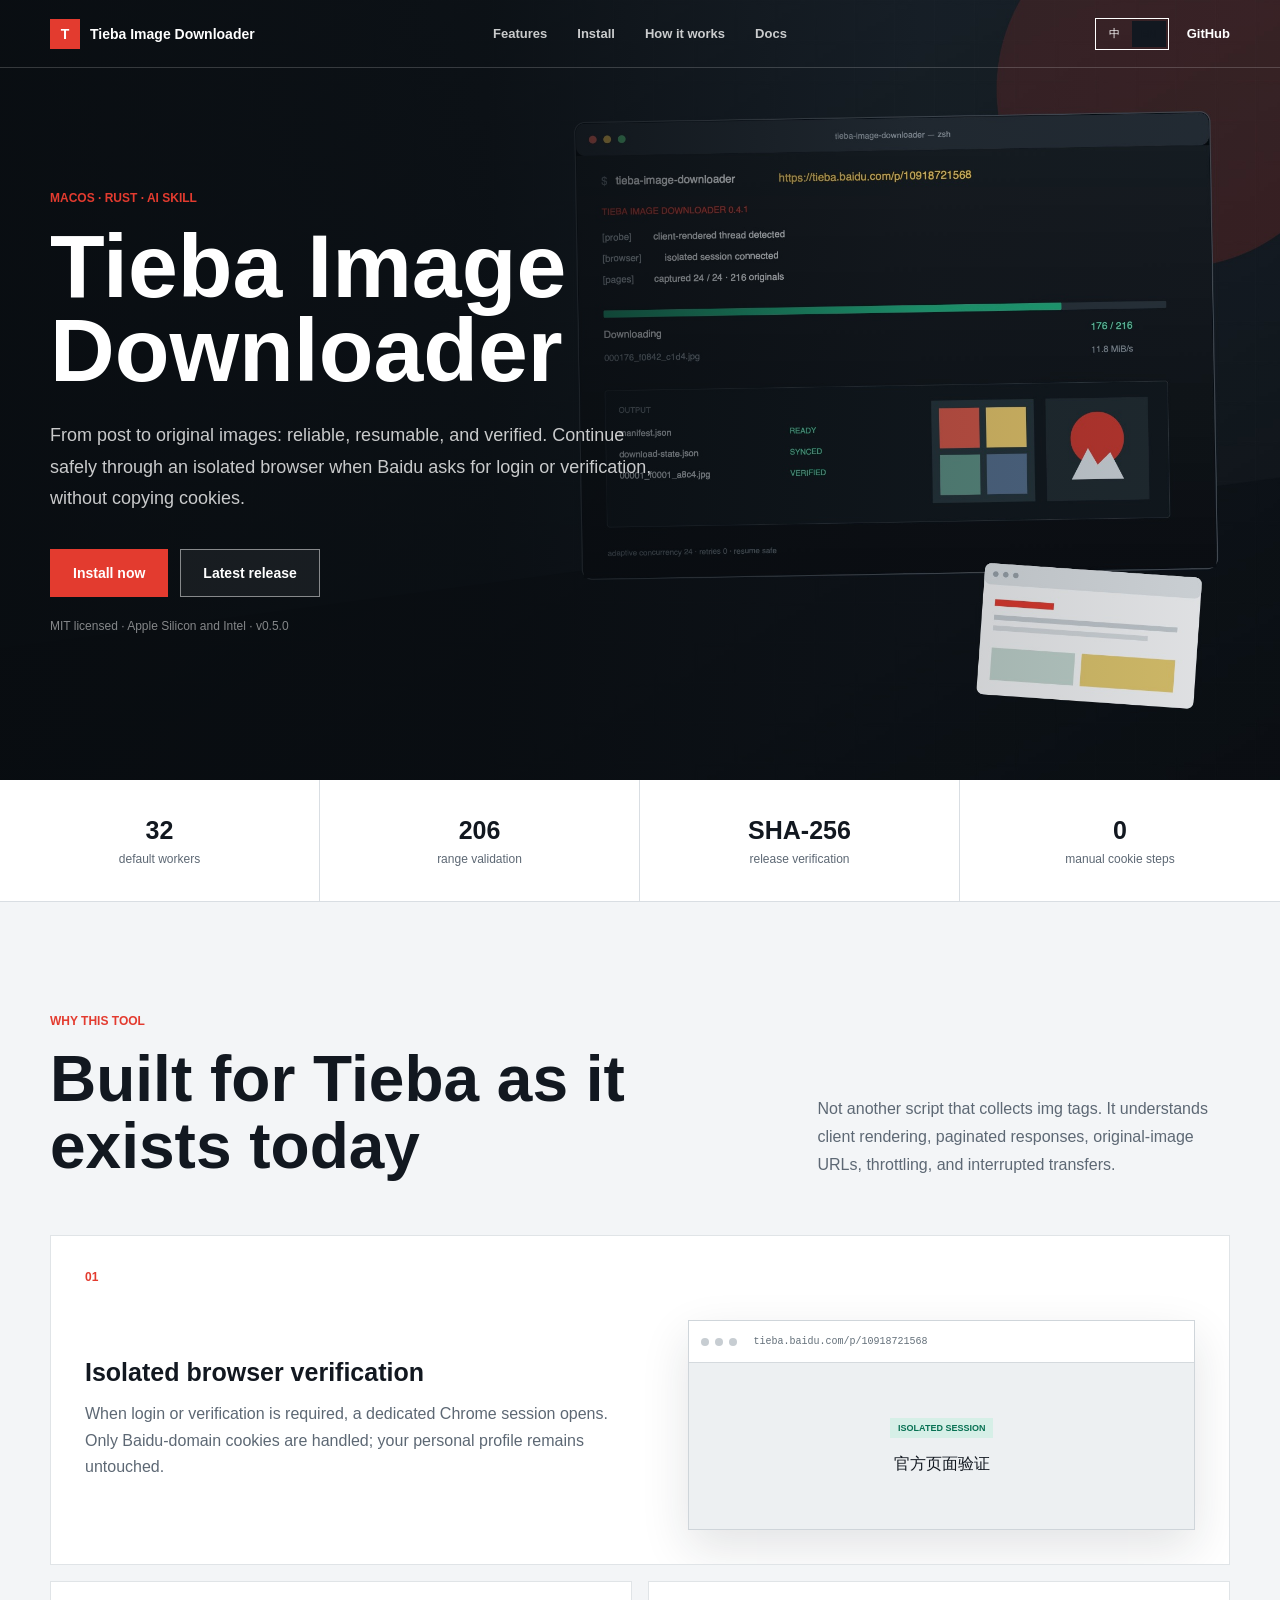
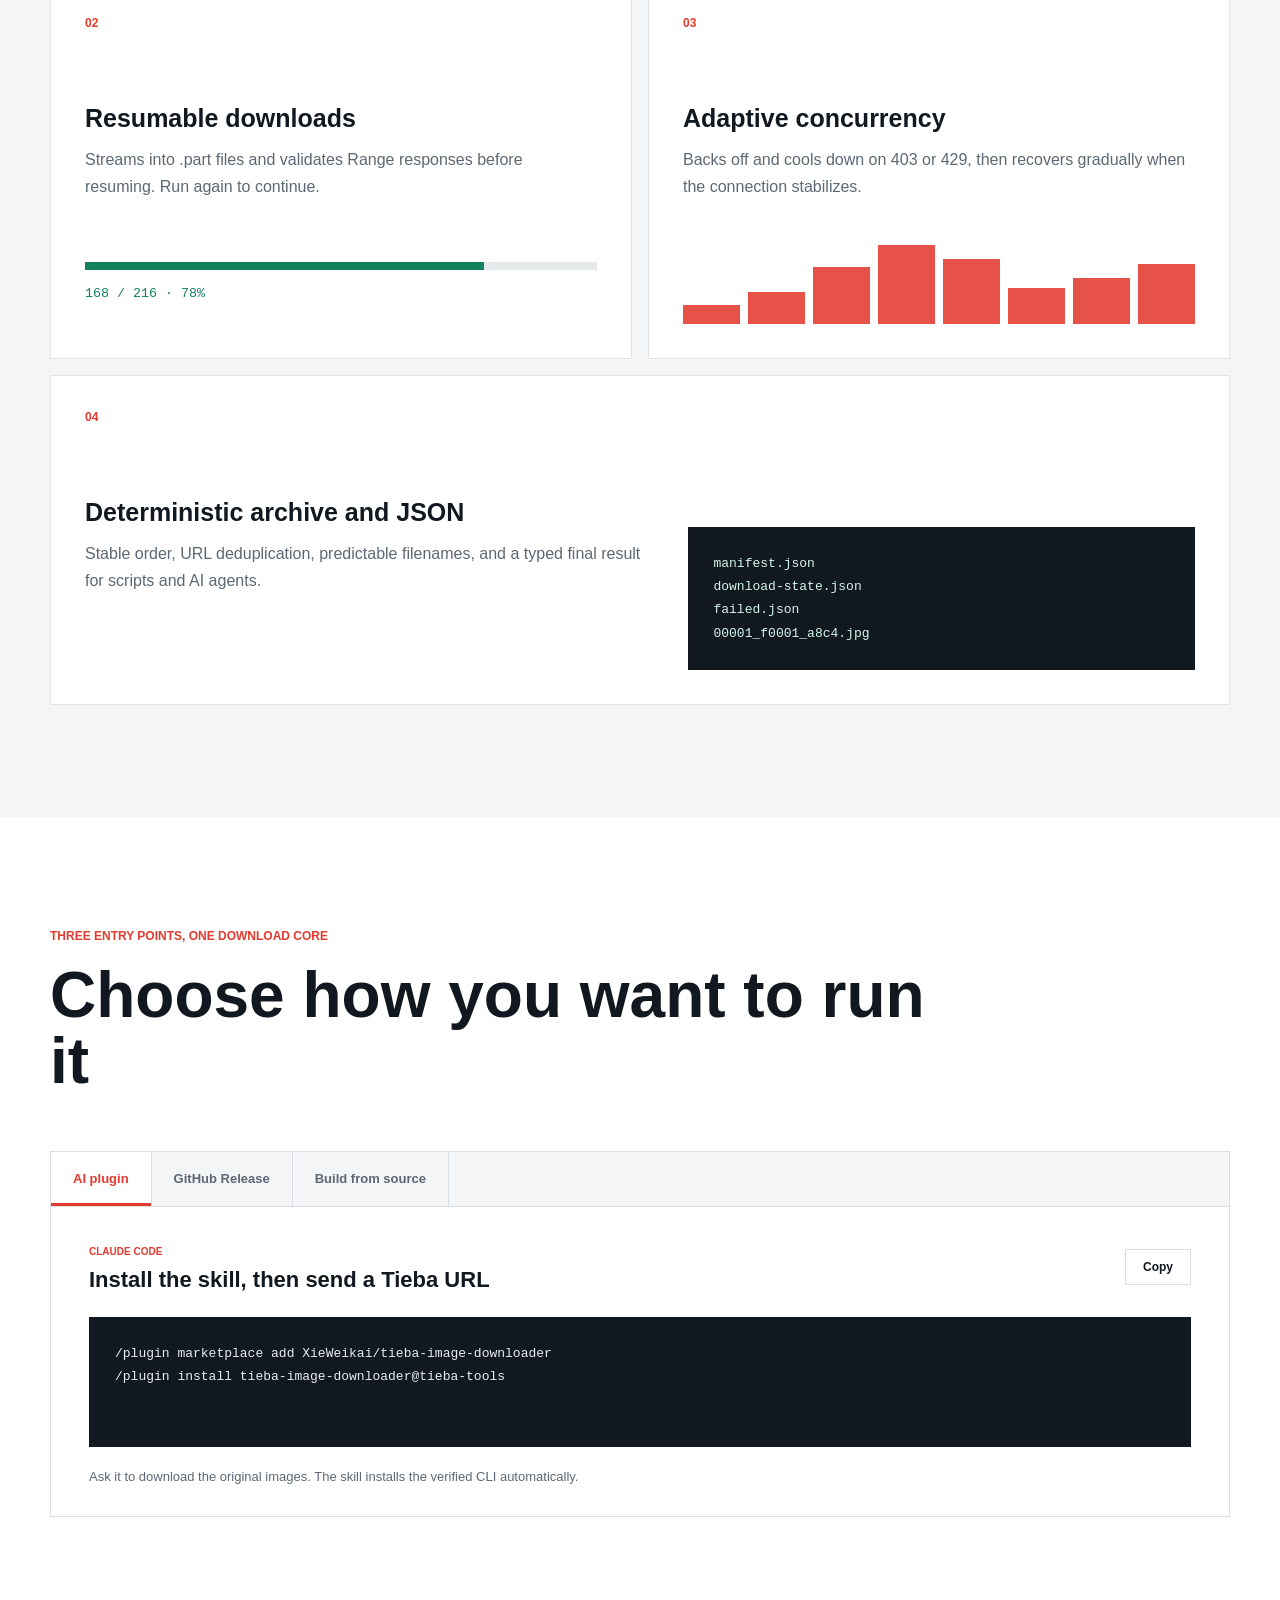
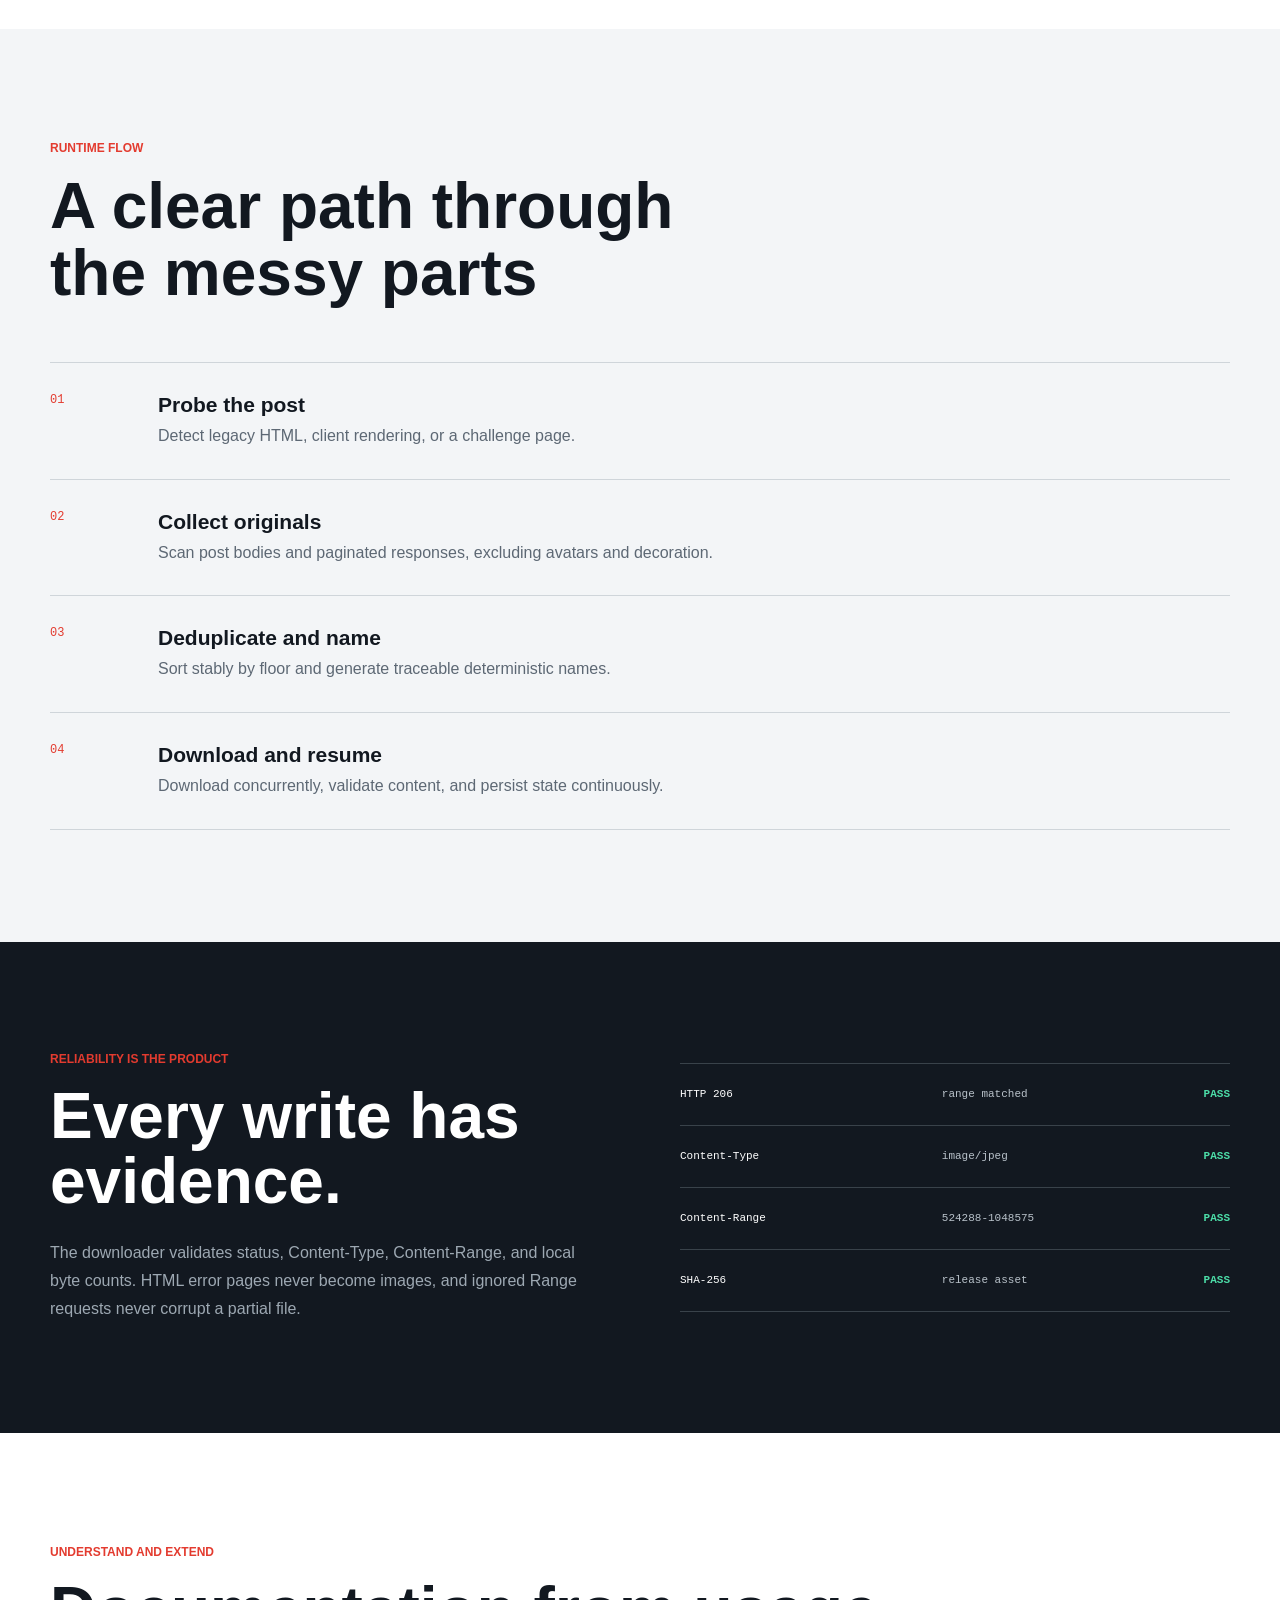
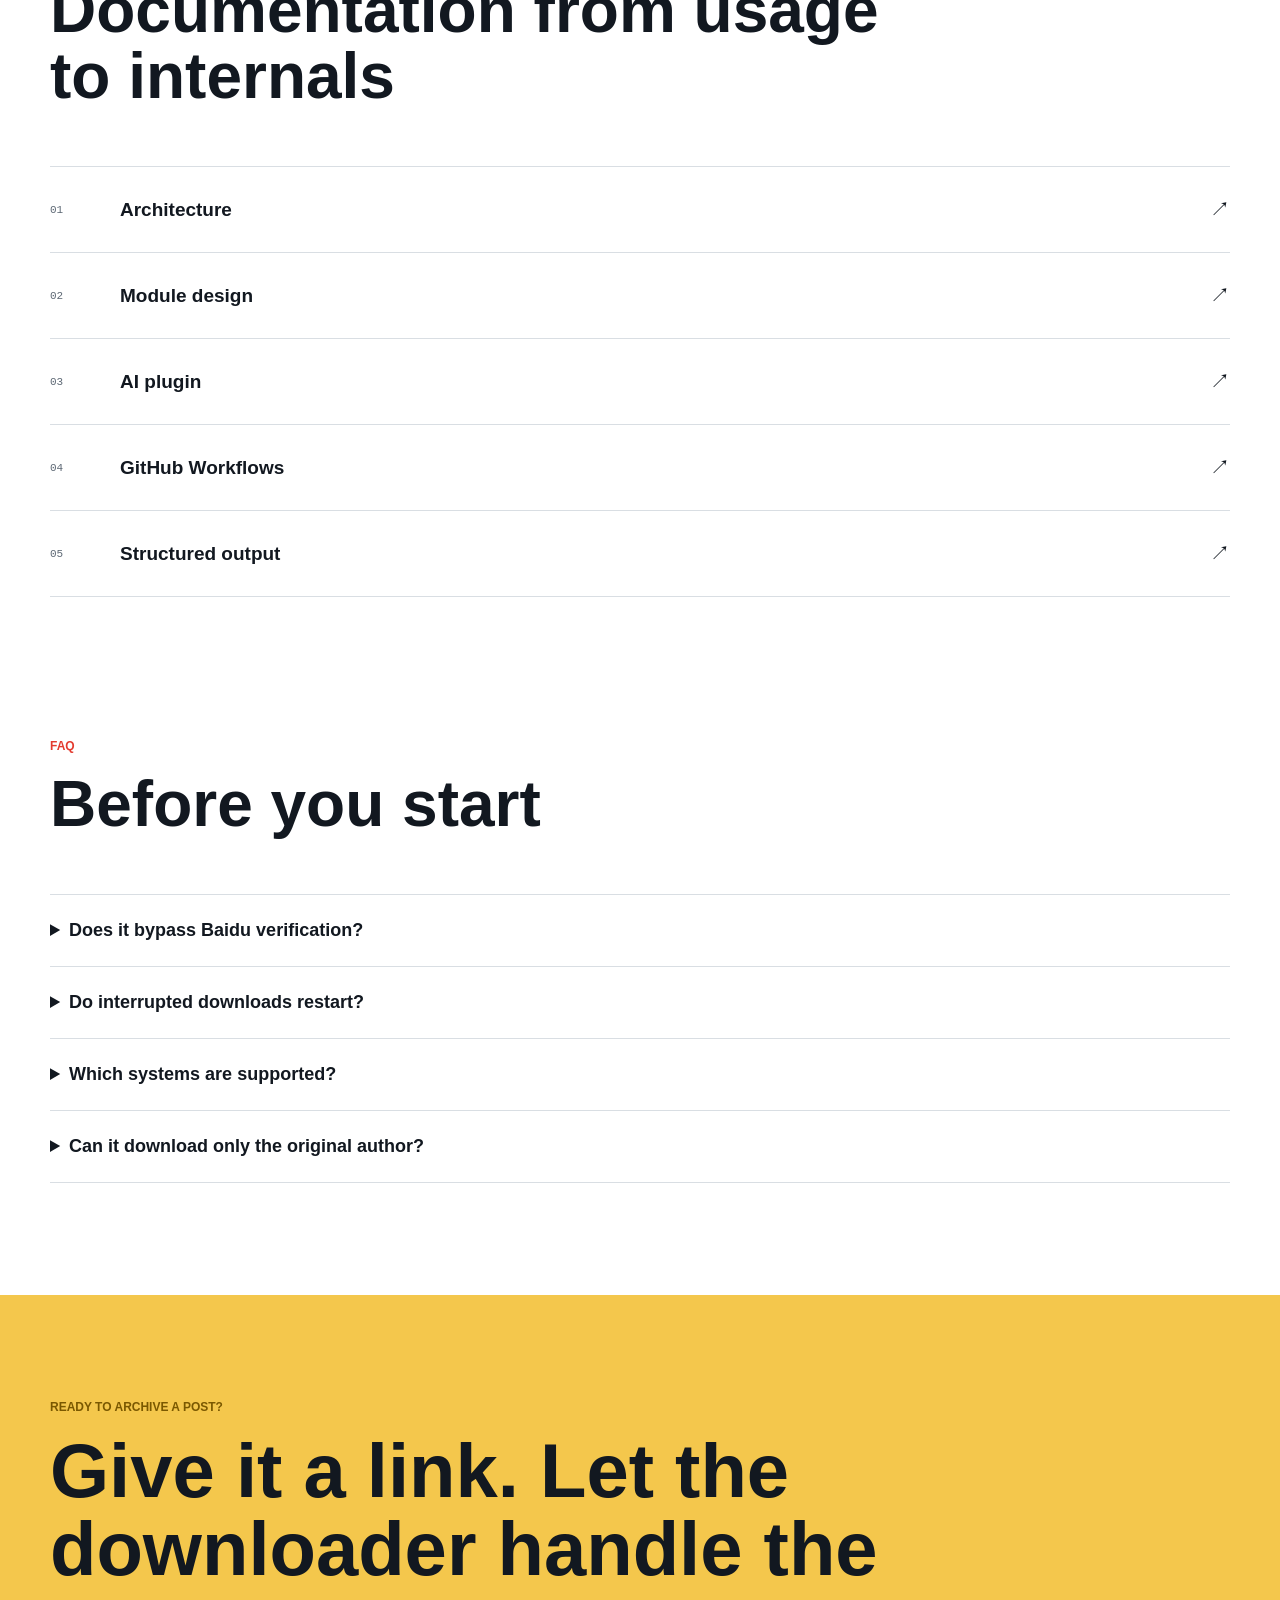
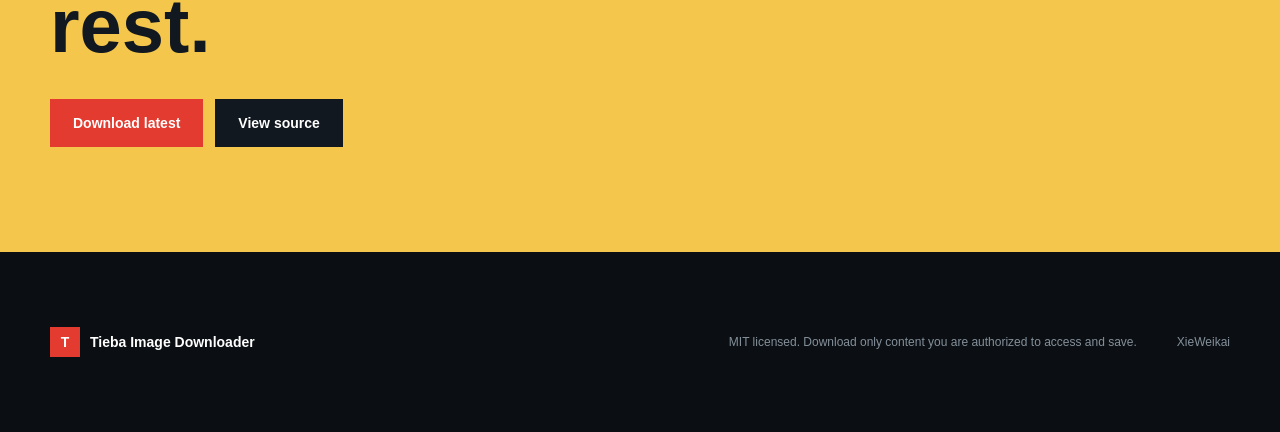
<file: website/index.html>
<!DOCTYPE html>
<html lang="zh-CN">
  <head>
    <meta charset="utf-8">
    <meta name="viewport" content="width=device-width, initial-scale=1">
    <meta name="description" content="Tieba Image Downloader 是一个高性能、可恢复、支持 AI Skill 的百度贴吧原图批量下载工具。">
    <meta name="theme-color" content="#121820">
    <meta property="og:title" content="Tieba Image Downloader">
    <meta property="og:description" content="从帖子到原图，稳定、可恢复、可验证。">
    <meta property="og:image" content="https://xieweikai.github.io/tieba-image-downloader/assets/hero-console.jpg">
    <meta property="og:type" content="website">
    <title>Tieba Image Downloader</title>
    <link rel="icon" href="assets/favicon.svg" type="image/svg+xml">
    <link rel="stylesheet" href="styles.css">
    <script defer src="app.js"></script>
  </head>
  <body>
    <a class="skip-link" href="#main">跳到主要内容</a>
    <header class="site-header" data-header>
      <a class="brand" href="#top" aria-label="Tieba Image Downloader 首页">
        <span class="brand-mark" aria-hidden="true">T</span>
        <span>Tieba Image Downloader</span>
      </a>
      <nav class="desktop-nav" aria-label="主要导航">
        <a href="#features" data-zh="能力" data-en="Features">能力</a>
        <a href="#install" data-zh="安装" data-en="Install">安装</a>
        <a href="#workflow" data-zh="原理" data-en="How it works">原理</a>
        <a href="#docs" data-zh="文档" data-en="Docs">文档</a>
      </nav>
      <div class="header-actions">
        <div class="language-switch" role="group" aria-label="Language">
          <button type="button" data-lang="zh" aria-pressed="true">中</button>
          <button type="button" data-lang="en" aria-pressed="false">EN</button>
        </div>
        <a class="github-link" href="https://github.com/XieWeikai/tieba-image-downloader" aria-label="在 GitHub 查看项目">GitHub</a>
      </div>
    </header>

    <main id="main">
      <section class="hero" id="top">
        <div class="hero-backdrop" aria-hidden="true"></div>
        <div class="hero-content">
          <p class="eyebrow" data-zh="macOS · Rust · AI Skill" data-en="macOS · Rust · AI Skill">macOS · Rust · AI Skill</p>
          <h1>Tieba Image<br>Downloader</h1>
          <p class="hero-copy" data-zh="从帖子到原图，稳定、可恢复、可验证。遇到登录或安全验证时，通过隔离浏览器安全地继续，不再手抄 Cookie。" data-en="From post to original images: reliable, resumable, and verified. Continue safely through an isolated browser when Baidu asks for login or verification, without copying cookies.">从帖子到原图，稳定、可恢复、可验证。遇到登录或安全验证时，通过隔离浏览器安全地继续，不再手抄 Cookie。</p>
          <div class="hero-actions">
            <a class="button button-primary" href="#install" data-zh="立即安装" data-en="Install now">立即安装</a>
            <a class="button button-secondary" href="https://github.com/XieWeikai/tieba-image-downloader/releases/latest" data-zh="下载最新版" data-en="Latest release">下载最新版</a>
          </div>
          <p class="hero-note" data-zh="MIT 开源 · Apple Silicon 与 Intel · v0.5.0" data-en="MIT licensed · Apple Silicon and Intel · v0.5.0">MIT 开源 · Apple Silicon 与 Intel · v0.5.0</p>
        </div>
      </section>

      <section class="proof-band" aria-label="项目特性概览">
        <div class="proof-item"><strong>32</strong><span data-zh="默认并发" data-en="default workers">默认并发</span></div>
        <div class="proof-item"><strong>206</strong><span data-zh="断点续传校验" data-en="range validation">断点续传校验</span></div>
        <div class="proof-item"><strong>SHA-256</strong><span data-zh="发布包校验" data-en="release verification">发布包校验</span></div>
        <div class="proof-item"><strong>0</strong><span data-zh="手动 Cookie 步骤" data-en="manual cookie steps">手动 Cookie 步骤</span></div>
      </section>

      <section class="section intro" id="features">
        <div class="section-heading">
          <p class="eyebrow" data-zh="为什么选择它" data-en="Why this tool">为什么选择它</p>
          <h2 data-zh="为真实贴吧页面而设计" data-en="Built for Tieba as it exists today">为真实贴吧页面而设计</h2>
          <p data-zh="不是一个只会收集 img 标签的脚本。它理解客户端渲染、分页响应、原图地址、访问节流和中断恢复。" data-en="Not another script that collects img tags. It understands client rendering, paginated responses, original-image URLs, throttling, and interrupted transfers.">不是一个只会收集 img 标签的脚本。它理解客户端渲染、分页响应、原图地址、访问节流和中断恢复。</p>
        </div>
        <div class="feature-grid">
          <article class="feature-card feature-card-wide">
            <span class="feature-index">01</span>
            <h3 data-zh="隔离浏览器验证" data-en="Isolated browser verification">隔离浏览器验证</h3>
            <p data-zh="需要登录或安全验证时，打开独立 Chrome 会话。只处理百度域 Cookie，不读取你的个人浏览器配置。" data-en="When login or verification is required, a dedicated Chrome session opens. Only Baidu-domain cookies are handled; your personal profile remains untouched.">需要登录或安全验证时，打开独立 Chrome 会话。只处理百度域 Cookie，不读取你的个人浏览器配置。</p>
            <div class="mini-browser" aria-hidden="true">
              <div class="mini-browser-bar"><i></i><i></i><i></i><span>tieba.baidu.com/p/10918721568</span></div>
              <div class="mini-browser-body"><span class="secure-badge">ISOLATED SESSION</span><b>官方页面验证</b></div>
            </div>
          </article>
          <article class="feature-card">
            <span class="feature-index">02</span>
            <h3 data-zh="可恢复下载" data-en="Resumable downloads">可恢复下载</h3>
            <p data-zh="流式写入 .part 文件，严格校验 Range 响应。停止后再次运行即可继续。" data-en="Streams into .part files and validates Range responses before resuming. Run again to continue.">流式写入 .part 文件，严格校验 Range 响应。停止后再次运行即可继续。</p>
            <progress class="progress-visual" aria-label="下载进度" value="78" max="100">78%</progress>
            <small>168 / 216 · 78%</small>
          </article>
          <article class="feature-card">
            <span class="feature-index">03</span>
            <h3 data-zh="自适应并发" data-en="Adaptive concurrency">自适应并发</h3>
            <p data-zh="遇到 403 或 429 自动降速并冷却；网络稳定后逐步恢复，不用反复调参数。" data-en="Backs off and cools down on 403 or 429, then recovers gradually when the connection stabilizes.">遇到 403 或 429 自动降速并冷却；网络稳定后逐步恢复，不用反复调参数。</p>
            <div class="bars" aria-hidden="true"><i></i><i></i><i></i><i></i><i></i><i></i><i></i><i></i></div>
          </article>
          <article class="feature-card feature-card-wide manifest-card">
            <span class="feature-index">04</span>
            <h3 data-zh="确定性归档与 JSON 接口" data-en="Deterministic archive and JSON">确定性归档与 JSON 接口</h3>
            <p data-zh="稳定排序、URL 去重、可预测文件名，并为脚本与 AI 插件输出带类型的最终结果。" data-en="Stable order, URL deduplication, predictable filenames, and a typed final result for scripts and AI agents.">稳定排序、URL 去重、可预测文件名，并为脚本与 AI 插件输出带类型的最终结果。</p>
            <pre><code>manifest.json
download-state.json
failed.json
00001_f0001_a8c4.jpg</code></pre>
          </article>
        </div>
      </section>

      <section class="section install-section" id="install">
        <div class="section-heading compact">
          <p class="eyebrow" data-zh="三种入口，同一个下载核心" data-en="Three entry points, one download core">三种入口，同一个下载核心</p>
          <h2 data-zh="选择你的安装方式" data-en="Choose how you want to run it">选择你的安装方式</h2>
        </div>
        <div class="install-tool">
          <div class="install-tabs" role="tablist" aria-label="安装方式">
            <button type="button" role="tab" aria-selected="true" data-install="agent" data-zh="AI 插件" data-en="AI plugin">AI 插件</button>
            <button type="button" role="tab" aria-selected="false" data-install="release">GitHub Release</button>
            <button type="button" role="tab" aria-selected="false" data-install="source" data-zh="源码构建" data-en="Build from source">源码构建</button>
          </div>
          <div class="install-copy">
            <div>
              <span class="install-kicker" data-install-label>CLAUDE CODE</span>
              <h3 data-install-title>安装 Skill，然后直接发送贴吧链接</h3>
            </div>
            <button class="copy-button" type="button" data-copy data-zh="复制" data-en="Copy">复制</button>
          </div>
          <pre class="command-block"><code data-command>/plugin marketplace add XieWeikai/tieba-image-downloader
/plugin install tieba-image-downloader@tieba-tools</code></pre>
          <p class="install-hint" data-install-hint>安装后直接说：“下载这个帖子的全部原图”。Skill 会自行安装经过校验的 CLI。</p>
        </div>
      </section>

      <section class="section workflow-section" id="workflow">
        <div class="section-heading">
          <p class="eyebrow" data-zh="运行逻辑" data-en="Runtime flow">运行逻辑</p>
          <h2 data-zh="把复杂情况收进一条清晰流程" data-en="A clear path through the messy parts">把复杂情况收进一条清晰流程</h2>
        </div>
        <ol class="workflow-list">
          <li><span>01</span><div><h3 data-zh="预检帖子" data-en="Probe the post">预检帖子</h3><p data-zh="识别传统 HTML、客户端渲染或验证页面。" data-en="Detect legacy HTML, client rendering, or a challenge page.">识别传统 HTML、客户端渲染或验证页面。</p></div></li>
          <li><span>02</span><div><h3 data-zh="获取原图记录" data-en="Collect originals">获取原图记录</h3><p data-zh="扫描正文与分页响应，排除头像、表情和装饰资源。" data-en="Scan post bodies and paginated responses, excluding avatars and decoration.">扫描正文与分页响应，排除头像、表情和装饰资源。</p></div></li>
          <li><span>03</span><div><h3 data-zh="去重与命名" data-en="Deduplicate and name">去重与命名</h3><p data-zh="按楼层稳定排序，并生成可追溯的确定性文件名。" data-en="Sort stably by floor and generate traceable deterministic names.">按楼层稳定排序，并生成可追溯的确定性文件名。</p></div></li>
          <li><span>04</span><div><h3 data-zh="下载与恢复" data-en="Download and resume">下载与恢复</h3><p data-zh="并发下载、验证内容并持续写入状态文件。" data-en="Download concurrently, validate content, and persist state continuously.">并发下载、验证内容并持续写入状态文件。</p></div></li>
        </ol>
      </section>

      <section class="reliability-band">
        <div class="reliability-copy">
          <p class="eyebrow" data-zh="可靠性不是附加功能" data-en="Reliability is the product">可靠性不是附加功能</p>
          <h2 data-zh="每一次写入，都有依据。" data-en="Every write has evidence.">每一次写入，都有依据。</h2>
          <p data-zh="程序验证 HTTP 状态、Content-Type、Content-Range 和本地字节数。HTML 错误页不会被误存成图片，服务端忽略 Range 时也不会错误追加。" data-en="The downloader validates status, Content-Type, Content-Range, and local byte counts. HTML error pages never become images, and ignored Range requests never corrupt a partial file.">程序验证 HTTP 状态、Content-Type、Content-Range 和本地字节数。HTML 错误页不会被误存成图片，服务端忽略 Range 时也不会错误追加。</p>
        </div>
        <div class="validation-ledger" role="group" aria-label="验证项目">
          <div><span>HTTP 206</span><b data-zh="范围匹配" data-en="range matched">范围匹配</b><i>PASS</i></div>
          <div><span>Content-Type</span><b>image/jpeg</b><i>PASS</i></div>
          <div><span>Content-Range</span><b>524288-1048575</b><i>PASS</i></div>
          <div><span>SHA-256</span><b data-zh="发布资产" data-en="release asset">发布资产</b><i>PASS</i></div>
        </div>
      </section>

      <section class="section docs-section" id="docs">
        <div class="section-heading compact">
          <p class="eyebrow" data-zh="理解与扩展" data-en="Understand and extend">理解与扩展</p>
          <h2 data-zh="文档从使用一直深入到实现" data-en="Documentation from usage to internals">文档从使用一直深入到实现</h2>
        </div>
        <div class="docs-links">
          <a href="https://github.com/XieWeikai/tieba-image-downloader/blob/main/docs/architecture.md"><span>01</span><strong data-zh="系统架构" data-en="Architecture">系统架构</strong><i>↗</i></a>
          <a href="https://github.com/XieWeikai/tieba-image-downloader/blob/main/docs/modules.md"><span>02</span><strong data-zh="模块设计" data-en="Module design">模块设计</strong><i>↗</i></a>
          <a href="https://github.com/XieWeikai/tieba-image-downloader/blob/main/docs/plugin.md"><span>03</span><strong data-zh="AI 插件" data-en="AI plugin">AI 插件</strong><i>↗</i></a>
          <a href="https://github.com/XieWeikai/tieba-image-downloader/blob/main/docs/workflows.md"><span>04</span><strong>GitHub Workflows</strong><i>↗</i></a>
          <a href="https://github.com/XieWeikai/tieba-image-downloader/blob/main/docs/structured-output.md"><span>05</span><strong data-zh="结构化输出" data-en="Structured output">结构化输出</strong><i>↗</i></a>
        </div>
      </section>

      <section class="section faq-section">
        <div class="section-heading compact"><p class="eyebrow">FAQ</p><h2 data-zh="开始之前" data-en="Before you start">开始之前</h2></div>
        <div class="faq-list">
          <details><summary data-zh="它会绕过百度安全验证吗？" data-en="Does it bypass Baidu verification?">它会绕过百度安全验证吗？</summary><p data-zh="不会。需要验证时，它会打开隔离的官方页面，由用户正常完成登录或验证，然后自动继续。" data-en="No. It opens an isolated official page when required, lets the user complete the normal check, then resumes automatically.">不会。需要验证时，它会打开隔离的官方页面，由用户正常完成登录或验证，然后自动继续。</p></details>
          <details><summary data-zh="中途关闭后要重新下载吗？" data-en="Do interrupted downloads restart?">中途关闭后要重新下载吗？</summary><p data-zh="不需要。再次使用同一输出目录运行，完整文件会跳过，符合条件的 .part 文件会从断点继续。" data-en="No. Run again with the same output directory; complete files are skipped and valid .part files resume.">不需要。再次使用同一输出目录运行，完整文件会跳过，符合条件的 .part 文件会从断点继续。</p></details>
          <details><summary data-zh="支持哪些系统？" data-en="Which systems are supported?">支持哪些系统？</summary><p data-zh="当前正式支持 macOS 12 及以上版本，Release 同时提供 Apple Silicon 和 Intel 构建。" data-en="The current release supports macOS 12 and newer, with Apple Silicon and Intel builds.">当前正式支持 macOS 12 及以上版本，Release 同时提供 Apple Silicon 和 Intel 构建。</p></details>
          <details><summary data-zh="可以只下载楼主图片吗？" data-en="Can it download only the original author?">可以只下载楼主图片吗？</summary><p data-zh="可以。在 CLI 使用 --only-author，或直接在 AI 对话中说明“只看楼主”。" data-en="Yes. Pass --only-author in the CLI, or simply ask the AI plugin for original-author images only.">可以。在 CLI 使用 --only-author，或直接在 AI 对话中说明“只看楼主”。</p></details>
        </div>
      </section>

      <section class="final-cta">
        <p class="eyebrow" data-zh="准备好归档一个帖子？" data-en="Ready to archive a post?">准备好归档一个帖子？</p>
        <h2 data-zh="给它一个链接，剩下的交给下载器。" data-en="Give it a link. Let the downloader handle the rest.">给它一个链接，剩下的交给下载器。</h2>
        <div class="hero-actions">
          <a class="button button-primary" href="https://github.com/XieWeikai/tieba-image-downloader/releases/latest" data-zh="下载最新版" data-en="Download latest">下载最新版</a>
          <a class="button button-dark" href="https://github.com/XieWeikai/tieba-image-downloader" data-zh="查看源代码" data-en="View source">查看源代码</a>
        </div>
      </section>
    </main>

    <footer>
      <div class="brand"><span class="brand-mark" aria-hidden="true">T</span><span>Tieba Image Downloader</span></div>
      <p data-zh="MIT 开源。仅下载你有权访问和保存的内容。" data-en="MIT licensed. Download only content you are authorized to access and save.">MIT 开源。仅下载你有权访问和保存的内容。</p>
      <a href="https://github.com/XieWeikai">XieWeikai</a>
    </footer>
  </body>
</html>
</file>
<file: website/styles.css>
:root {
  --ink: #121820;
  --muted: #5d6874;
  --line: #d9dee3;
  --paper: #ffffff;
  --wash: #f3f5f7;
  --red: #e33b2f;
  --red-dark: #bc291f;
  --green: #14825f;
  --yellow: #f4c74c;
  --content: 1180px;
  color-scheme: light;
  font-family: Inter, ui-sans-serif, -apple-system, BlinkMacSystemFont, "Segoe UI", sans-serif;
  font-synthesis: none;
}

* { box-sizing: border-box; }
html { scroll-behavior: smooth; }
body { margin: 0; color: var(--ink); background: var(--paper); letter-spacing: 0; }
body, button { font: inherit; }
a { color: inherit; text-decoration: none; }
button { color: inherit; }

.skip-link {
  position: fixed;
  left: 16px;
  top: -60px;
  z-index: 100;
  padding: 10px 14px;
  background: var(--paper);
  color: var(--ink);
}
.skip-link:focus { top: 16px; }

.site-header {
  position: fixed;
  inset: 0 0 auto;
  z-index: 20;
  height: 68px;
  display: grid;
  grid-template-columns: 1fr auto 1fr;
  align-items: center;
  padding: 0 max(24px, calc((100vw - var(--content)) / 2));
  color: #fff;
  border-bottom: 1px solid rgba(255,255,255,.18);
  transition: background .2s ease, color .2s ease, box-shadow .2s ease;
}
.site-header.is-scrolled { background: rgba(255,255,255,.96); color: var(--ink); box-shadow: 0 1px 0 var(--line); }
.brand { display: inline-flex; align-items: center; gap: 10px; font-weight: 760; font-size: 14px; min-width: 0; }
.brand-mark { display: grid; place-items: center; width: 30px; height: 30px; background: var(--red); color: #fff; font-weight: 900; }
.desktop-nav { display: flex; gap: 30px; font-size: 13px; font-weight: 650; }
.desktop-nav a { opacity: .78; }
.desktop-nav a:hover { opacity: 1; }
.header-actions { justify-self: end; display: flex; align-items: center; gap: 18px; }
.language-switch { display: flex; padding: 2px; border: 1px solid currentColor; }
.language-switch button { width: 34px; height: 26px; border: 0; background: transparent; color: inherit; cursor: pointer; font-size: 11px; font-weight: 750; }
.language-switch button[aria-pressed="true"] { background: currentColor; color: var(--ink); }
.site-header.is-scrolled .language-switch button[aria-pressed="true"] { color: #fff; }
.github-link { font-size: 13px; font-weight: 750; }

.hero {
  position: relative;
  min-height: min(780px, 92vh);
  display: flex;
  align-items: center;
  overflow: hidden;
  background: #161d24 url("assets/hero-console.jpg") center / cover no-repeat;
  color: #fff;
}
.hero-backdrop { position: absolute; inset: 0; background: linear-gradient(90deg, rgba(8,12,16,.94) 0%, rgba(8,12,16,.8) 38%, rgba(8,12,16,.18) 72%, rgba(8,12,16,.08) 100%); }
.hero-content { position: relative; width: min(var(--content), calc(100% - 48px)); margin: 44px auto 0; }
.eyebrow { margin: 0 0 18px; color: var(--red); font-size: 12px; line-height: 1.2; font-weight: 800; text-transform: uppercase; }
.hero h1 { max-width: 730px; margin: 0; font-size: clamp(56px, 7vw, 102px); line-height: .94; letter-spacing: 0; }
.hero-copy { max-width: 610px; margin: 28px 0 0; color: rgba(255,255,255,.78); font-size: 18px; line-height: 1.75; }
.hero-actions { display: flex; flex-wrap: wrap; gap: 12px; margin-top: 34px; }
.button { display: inline-flex; align-items: center; justify-content: center; min-height: 48px; padding: 0 22px; border: 1px solid transparent; font-size: 14px; font-weight: 780; transition: transform .18s ease, background .18s ease; }
.button:hover { transform: translateY(-2px); }
.button-primary { background: var(--red); color: #fff; }
.button-primary:hover { background: var(--red-dark); }
.button-secondary { border-color: rgba(255,255,255,.48); color: #fff; background: rgba(255,255,255,.06); }
.button-dark { background: var(--ink); color: #fff; }
.hero-note { margin: 22px 0 0; color: rgba(255,255,255,.5); font-size: 12px; }

.proof-band { display: grid; grid-template-columns: repeat(4, 1fr); min-height: 122px; border-bottom: 1px solid var(--line); }
.proof-item { display: flex; flex-direction: column; justify-content: center; align-items: center; gap: 7px; border-right: 1px solid var(--line); }
.proof-item:last-child { border-right: 0; }
.proof-item strong { font-size: 25px; }
.proof-item span { color: var(--muted); font-size: 12px; }

.section { padding: 112px max(24px, calc((100vw - var(--content)) / 2)); }
.section-heading { display: grid; grid-template-columns: minmax(0, 1.25fr) minmax(280px, .75fr); column-gap: 80px; align-items: end; margin-bottom: 56px; }
.section-heading .eyebrow { grid-column: 1 / -1; }
.section-heading h2 { margin: 0; max-width: 760px; font-size: clamp(38px, 5vw, 66px); line-height: 1.04; }
.section-heading > p:last-child { margin: 0; color: var(--muted); font-size: 16px; line-height: 1.75; }
.section-heading.compact { display: block; }
.section-heading.compact h2 { max-width: 880px; }

.intro { background: var(--wash); }
.feature-grid { display: grid; grid-template-columns: repeat(2, 1fr); gap: 16px; }
.feature-card { position: relative; min-height: 350px; padding: 34px; background: #fff; border: 1px solid #e0e4e7; overflow: hidden; }
.feature-card-wide { grid-column: span 2; min-height: 330px; }
.feature-index { display: block; margin-bottom: 74px; color: var(--red); font-size: 12px; font-weight: 850; }
.feature-card h3 { margin: 0 0 14px; font-size: 25px; }
.feature-card p { max-width: 560px; margin: 0; color: var(--muted); line-height: 1.65; }
.mini-browser { position: absolute; right: 34px; bottom: 34px; width: 43%; min-width: 390px; height: 210px; background: #edf0f2; border: 1px solid #cfd5da; box-shadow: 0 18px 45px rgba(21,31,40,.12); }
.mini-browser-bar { display: flex; align-items: center; gap: 6px; height: 42px; padding: 0 12px; background: #fff; border-bottom: 1px solid #d5dade; }
.mini-browser-bar i { width: 8px; height: 8px; border-radius: 50%; background: #c7cdd2; }
.mini-browser-bar span { margin-left: 10px; overflow: hidden; color: #64707a; font-family: ui-monospace, SFMono-Regular, Menlo, monospace; font-size: 10px; white-space: nowrap; }
.mini-browser-body { height: calc(100% - 42px); display: grid; place-items: center; align-content: center; gap: 16px; }
.secure-badge { padding: 5px 8px; background: #d6efe7; color: #087153; font-size: 9px; font-weight: 900; }
.progress-visual { width: 100%; height: 8px; margin: 62px 0 12px; appearance: none; border: 0; background: #e7eaed; }
.progress-visual::-webkit-progress-bar { background: #e7eaed; }
.progress-visual::-webkit-progress-value { background: var(--green); }
.progress-visual::-moz-progress-bar { background: var(--green); }
.feature-card small { color: var(--green); font-family: ui-monospace, SFMono-Regular, Menlo, monospace; }
.bars { height: 86px; margin-top: 38px; display: flex; gap: 8px; align-items: end; }
.bars i { flex: 1; background: var(--red); opacity: .88; }
.bars i:nth-child(1) { height: 22%; }.bars i:nth-child(2) { height: 38%; }.bars i:nth-child(3) { height: 67%; }.bars i:nth-child(4) { height: 92%; }.bars i:nth-child(5) { height: 76%; }.bars i:nth-child(6) { height: 42%; }.bars i:nth-child(7) { height: 54%; }.bars i:nth-child(8) { height: 70%; }
.manifest-card pre { position: absolute; right: 34px; bottom: 34px; width: 43%; min-width: 390px; margin: 0; padding: 25px; background: var(--ink); color: #d4f5e9; font-size: 13px; line-height: 1.8; }

.install-section { background: #fff; }
.install-tool { border: 1px solid var(--line); }
.install-tabs { display: flex; border-bottom: 1px solid var(--line); background: var(--wash); }
.install-tabs button { min-height: 54px; padding: 0 22px; border: 0; border-right: 1px solid var(--line); background: transparent; cursor: pointer; color: var(--muted); font-size: 13px; font-weight: 760; }
.install-tabs button[aria-selected="true"] { background: #fff; color: var(--red); box-shadow: inset 0 -3px 0 var(--red); }
.install-copy { display: flex; align-items: center; justify-content: space-between; gap: 24px; padding: 34px 38px 24px; }
.install-kicker { color: var(--red); font-size: 10px; font-weight: 900; }
.install-copy h3 { margin: 8px 0 0; font-size: 22px; }
.copy-button { flex: 0 0 auto; min-width: 66px; height: 36px; border: 1px solid var(--line); background: #fff; cursor: pointer; font-size: 12px; font-weight: 760; }
.copy-button:hover { border-color: var(--ink); }
.command-block { min-height: 130px; margin: 0 38px; padding: 26px; overflow-x: auto; background: var(--ink); color: #e8edf1; font-family: ui-monospace, SFMono-Regular, Menlo, monospace; font-size: 13px; line-height: 1.75; }
.install-hint { margin: 0; padding: 22px 38px 32px; color: var(--muted); font-size: 13px; }

.workflow-section { background: var(--wash); }
.workflow-list { margin: 0; padding: 0; list-style: none; border-top: 1px solid #cfd5da; }
.workflow-list li { display: grid; grid-template-columns: 90px 1fr; gap: 18px; padding: 30px 0; border-bottom: 1px solid #cfd5da; }
.workflow-list > li > span { color: var(--red); font-family: ui-monospace, SFMono-Regular, Menlo, monospace; font-size: 12px; }
.workflow-list h3 { margin: 0 0 6px; font-size: 21px; }
.workflow-list p { margin: 0; color: var(--muted); line-height: 1.6; }

.reliability-band { display: grid; grid-template-columns: 1fr 1fr; gap: 80px; padding: 110px max(24px, calc((100vw - var(--content)) / 2)); background: #121820; color: #fff; }
.reliability-copy h2 { margin: 0 0 24px; font-size: clamp(40px, 5vw, 66px); line-height: 1.02; }
.reliability-copy > p:last-child { margin: 0; color: #9da8b2; line-height: 1.75; }
.validation-ledger { border-top: 1px solid #39424a; align-self: center; }
.validation-ledger div { display: grid; grid-template-columns: 1fr 1fr auto; gap: 14px; align-items: center; min-height: 62px; border-bottom: 1px solid #39424a; font-family: ui-monospace, SFMono-Regular, Menlo, monospace; font-size: 11px; }
.validation-ledger b { color: #b9c2ca; font-weight: 500; }
.validation-ledger i { color: #4cdda8; font-style: normal; font-weight: 800; }

.docs-links { border-top: 1px solid var(--line); }
.docs-links a { display: grid; grid-template-columns: 70px 1fr auto; align-items: center; min-height: 86px; border-bottom: 1px solid var(--line); transition: padding .18s ease, color .18s ease; }
.docs-links a:hover { padding-left: 10px; color: var(--red); }
.docs-links span { color: var(--muted); font-family: ui-monospace, SFMono-Regular, Menlo, monospace; font-size: 11px; }
.docs-links strong { font-size: 19px; }
.docs-links i { font-style: normal; font-size: 20px; }

.faq-section { padding-top: 30px; }
.faq-list { border-top: 1px solid var(--line); }
.faq-list details { border-bottom: 1px solid var(--line); }
.faq-list summary { padding: 25px 0; cursor: pointer; font-size: 18px; font-weight: 720; }
.faq-list p { max-width: 800px; margin: -5px 0 28px; color: var(--muted); line-height: 1.7; }

.final-cta { padding: 105px max(24px, calc((100vw - var(--content)) / 2)); background: var(--yellow); }
.final-cta .eyebrow { color: #7a5800; }
.final-cta h2 { max-width: 900px; margin: 0; font-size: clamp(42px, 6vw, 76px); line-height: 1.02; }
.final-cta .button-primary { background: var(--red); }

footer { min-height: 180px; padding: 52px max(24px, calc((100vw - var(--content)) / 2)); display: grid; grid-template-columns: 1fr auto auto; gap: 40px; align-items: center; background: #0b0f13; color: #fff; }
footer p, footer a { color: #84909a; font-size: 12px; }

@media (max-width: 860px) {
  .site-header { grid-template-columns: 1fr auto; padding: 0 18px; }
  .desktop-nav, .github-link { display: none; }
  .brand { font-size: 12px; }
  .hero { min-height: 720px; background-position: 61% center; }
  .hero-backdrop { background: linear-gradient(90deg, rgba(8,12,16,.94), rgba(8,12,16,.62)); }
  .hero-content { width: calc(100% - 36px); }
  .hero h1 { font-size: clamp(48px, 15vw, 72px); overflow-wrap: anywhere; }
  .hero-copy { font-size: 16px; }
  .proof-band { grid-template-columns: repeat(2, 1fr); }
  .proof-item { min-height: 105px; border-bottom: 1px solid var(--line); }
  .section { padding: 78px 18px; }
  .section-heading { display: block; margin-bottom: 38px; }
  .section-heading h2 { font-size: 40px; }
  .section-heading > p:last-child { margin-top: 22px; }
  .feature-grid { grid-template-columns: 1fr; }
  .feature-card, .feature-card-wide { grid-column: span 1; min-height: 340px; padding: 26px; }
  .feature-index { margin-bottom: 52px; }
  .mini-browser, .manifest-card pre { position: relative; inset: auto; width: 100%; min-width: 0; margin-top: 30px; }
  .feature-card-wide { min-height: 0; }
  .install-tabs { overflow-x: auto; }
  .install-tabs button { flex: 0 0 auto; padding: 0 16px; }
  .install-copy { padding: 26px 22px 18px; align-items: start; }
  .install-copy h3 { font-size: 18px; }
  .command-block { margin: 0 22px; padding: 20px; font-size: 11px; white-space: pre-wrap; overflow-wrap: anywhere; }
  .install-hint { padding: 18px 22px 26px; }
  .workflow-list li { grid-template-columns: 54px 1fr; }
  .reliability-band { grid-template-columns: 1fr; gap: 48px; padding: 78px 18px; }
  .validation-ledger div { grid-template-columns: 1fr auto; }
  .validation-ledger b { display: none; }
  .final-cta { padding: 78px 18px; }
  footer { grid-template-columns: 1fr; gap: 12px; padding: 42px 18px; }
}

@media (prefers-reduced-motion: reduce) {
  html { scroll-behavior: auto; }
  *, *::before, *::after { transition-duration: .01ms !important; }
}
</file>
